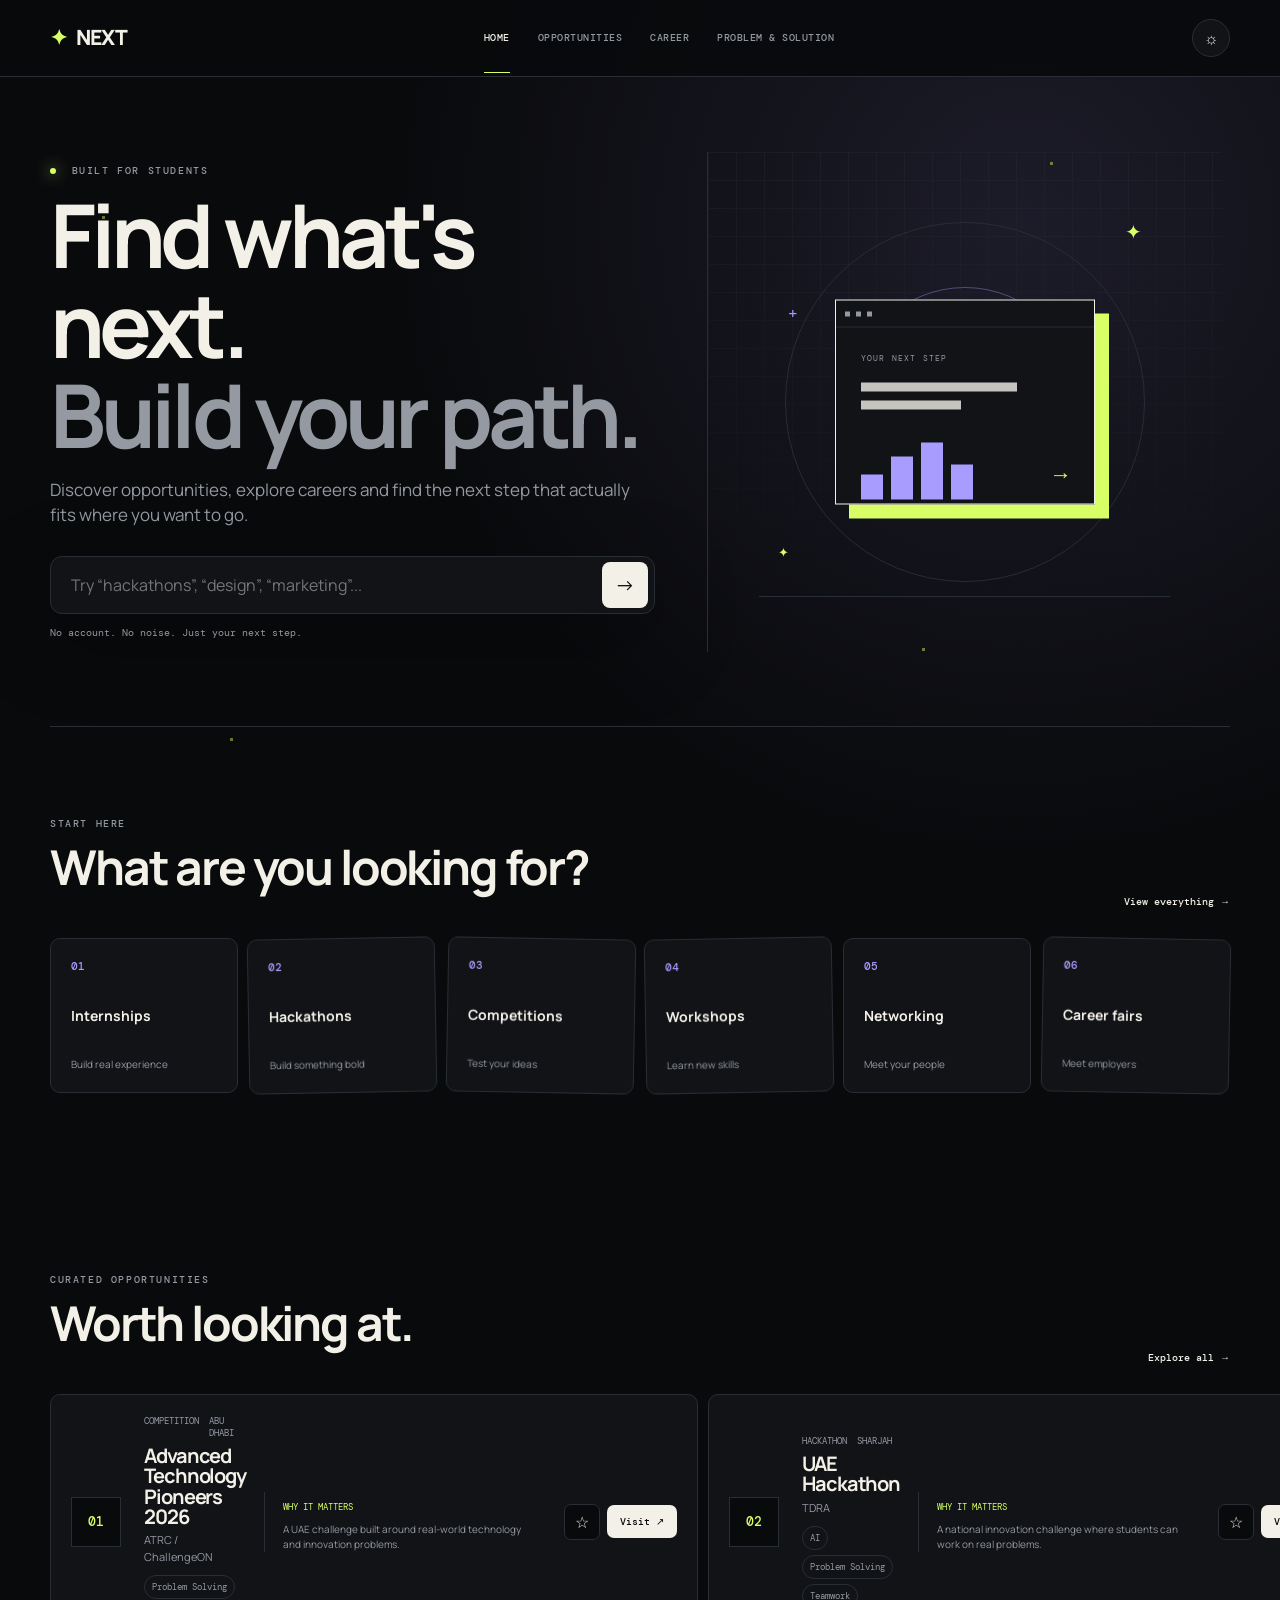
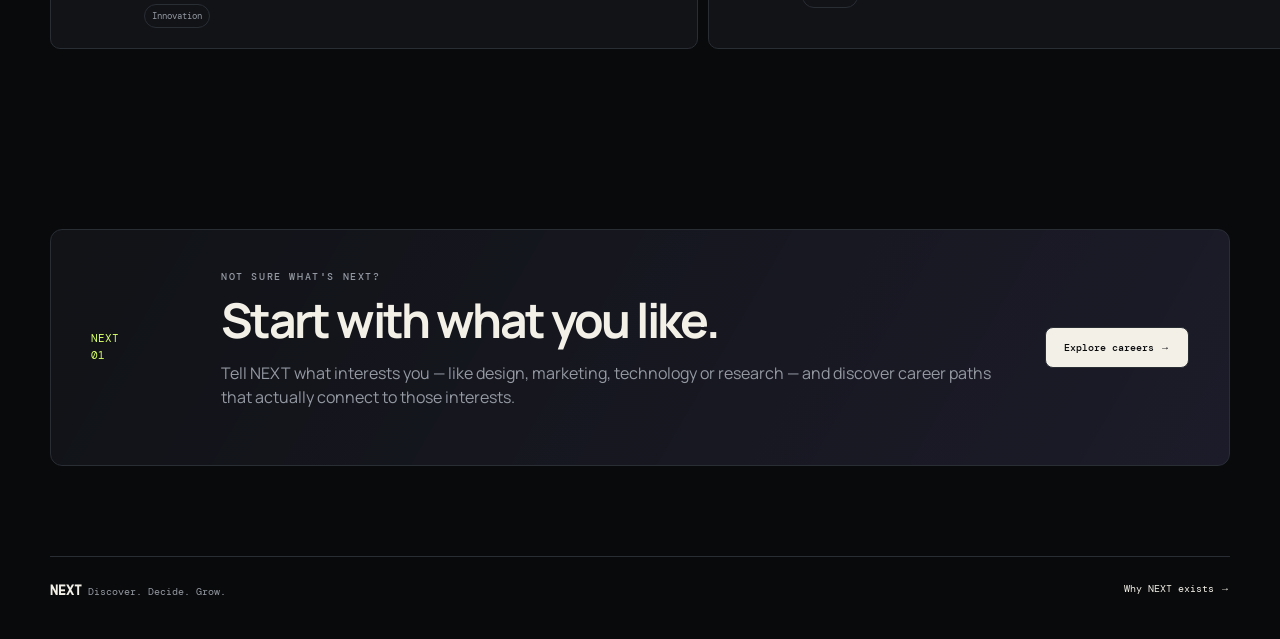
<file: index.html>
<!DOCTYPE html>
<html lang="en">
<head>
  <meta charset="UTF-8">
  <meta name="viewport" content="width=device-width, initial-scale=1.0">

  <title>NEXT — Find What's Next</title>

  <link rel="preconnect" href="https://fonts.googleapis.com">
  <link rel="preconnect" href="https://fonts.gstatic.com" crossorigin>

  <link href="https://fonts.googleapis.com/css2?family=DM+Mono:wght@400;500&family=Manrope:wght@400;500;600;700;800&display=swap" rel="stylesheet">

  <link rel="stylesheet" href="style.css">
</head>

<body data-page="home">

<header class="nav-wrap">
  <nav class="nav container">

    <a class="brand" href="index.html">
      <span class="brand-symbol">✦</span>
      NEXT
    </a>

    <div class="nav-links" id="navLinks">
      <a class="active" href="index.html">Home</a>
      <a href="opportunities.html">Opportunities</a>
      <a href="career.html">Career</a>
      <a href="problem.html">Problem &amp; Solution</a>
    </div>

    <div class="nav-actions">
      <button class="theme-btn" id="themeToggle" aria-label="Toggle theme">☼</button>
    </div>

    <button class="mobile-menu" id="mobileMenu" aria-label="Open menu">
      ☰
    </button>

  </nav>
</header>


<main>

  <!-- HERO -->

  <section class="hero container">

    <div class="hero-copy">

      <div class="eyebrow">
        <span class="status-dot"></span>
        BUILT FOR STUDENTS
      </div>

      <h1>
        Find what's next.
        <span>Build your path.</span>
      </h1>

      <p>
        Discover opportunities, explore careers and find the next step
        that actually fits where you want to go.
      </p>

      <form class="hero-search" id="homeSearch">

        <input
          id="homeSearchInput"
          type="search"
          placeholder="Try “hackathons”, “design”, “marketing”..."
          autocomplete="off"
        >

        <button type="submit">→</button>

      </form>

      <div class="hero-note">
        No account. No noise. Just your next step.
      </div>

    </div>


    <!-- NEW ABSTRACT PIXEL ART -->

    <div class="hero-visual">

      <div class="pixel-grid"></div>

      <div class="orbit orbit-one"></div>
      <div class="orbit orbit-two"></div>

      <div class="pixel-star star-one">✦</div>
      <div class="pixel-star star-two">✦</div>
      <div class="pixel-star star-three">+</div>

      <div class="pixel-window">

        <div class="window-top">
          <span></span>
          <span></span>
          <span></span>
        </div>

        <div class="window-content">

          <div class="mini-label">YOUR NEXT STEP</div>

          <div class="pixel-line long"></div>
          <div class="pixel-line medium"></div>

          <div class="pixel-bars">
            <i></i>
            <i></i>
            <i></i>
            <i></i>
          </div>

          <div class="pixel-arrow">→</div>

        </div>

      </div>

      <div class="pixel-floor"></div>

    </div>

  </section>


  <!-- QUICK DISCOVERY -->

  <section class="container section">

    <div class="section-head">

      <div>
        <div class="eyebrow">START HERE</div>
        <h2>What are you looking for?</h2>
      </div>

      <a class="text-link" href="opportunities.html">
        View everything →
      </a>

    </div>


    <div class="category-grid">

      <a class="category-card" href="opportunities.html?type=Internship">
        <span>01</span>
        <b>Internships</b>
        <small>Build real experience</small>
      </a>

      <a class="category-card" href="opportunities.html?type=Hackathon">
        <span>02</span>
        <b>Hackathons</b>
        <small>Build something bold</small>
      </a>

      <a class="category-card" href="opportunities.html?type=Competition">
        <span>03</span>
        <b>Competitions</b>
        <small>Test your ideas</small>
      </a>

      <a class="category-card" href="opportunities.html?type=Workshop">
        <span>04</span>
        <b>Workshops</b>
        <small>Learn new skills</small>
      </a>

      <a class="category-card" href="opportunities.html?type=Event">
        <span>05</span>
        <b>Networking</b>
        <small>Meet your people</small>
      </a>

      <a class="category-card" href="opportunities.html?type=Career Fair">
        <span>06</span>
        <b>Career fairs</b>
        <small>Meet employers</small>
      </a>

    </div>

  </section>


  <!-- OPPORTUNITIES -->

  <section class="container section">

    <div class="section-head">

      <div>
        <div class="eyebrow">CURATED OPPORTUNITIES</div>
        <h2>Worth looking at.</h2>
      </div>

      <a class="text-link" href="opportunities.html">
        Explore all →
      </a>

    </div>

    <div class="opportunity-grid" id="homeOpportunities"></div>

  </section>


  <!-- CAREER CTA -->

  <section class="container section">

    <div class="career-banner">

      <div class="banner-number">NEXT<br>01</div>

      <div>

        <div class="eyebrow">NOT SURE WHAT'S NEXT?</div>

        <h2>
          Start with what you like.
        </h2>

        <p>
          Tell NEXT what interests you — like design, marketing,
          technology or research — and discover career paths that
          actually connect to those interests.
        </p>

      </div>

      <a class="button button-dark" href="career.html">
        Explore careers →
      </a>

    </div>

  </section>

</main>


<footer class="footer container">

  <div>
    <b>NEXT</b>
    <span> Discover. Decide. Grow.</span>
  </div>

  <a href="problem.html">
    Why NEXT exists →
  </a>

</footer>


<script src="script.js"></script>

</body>
</html>
</file>
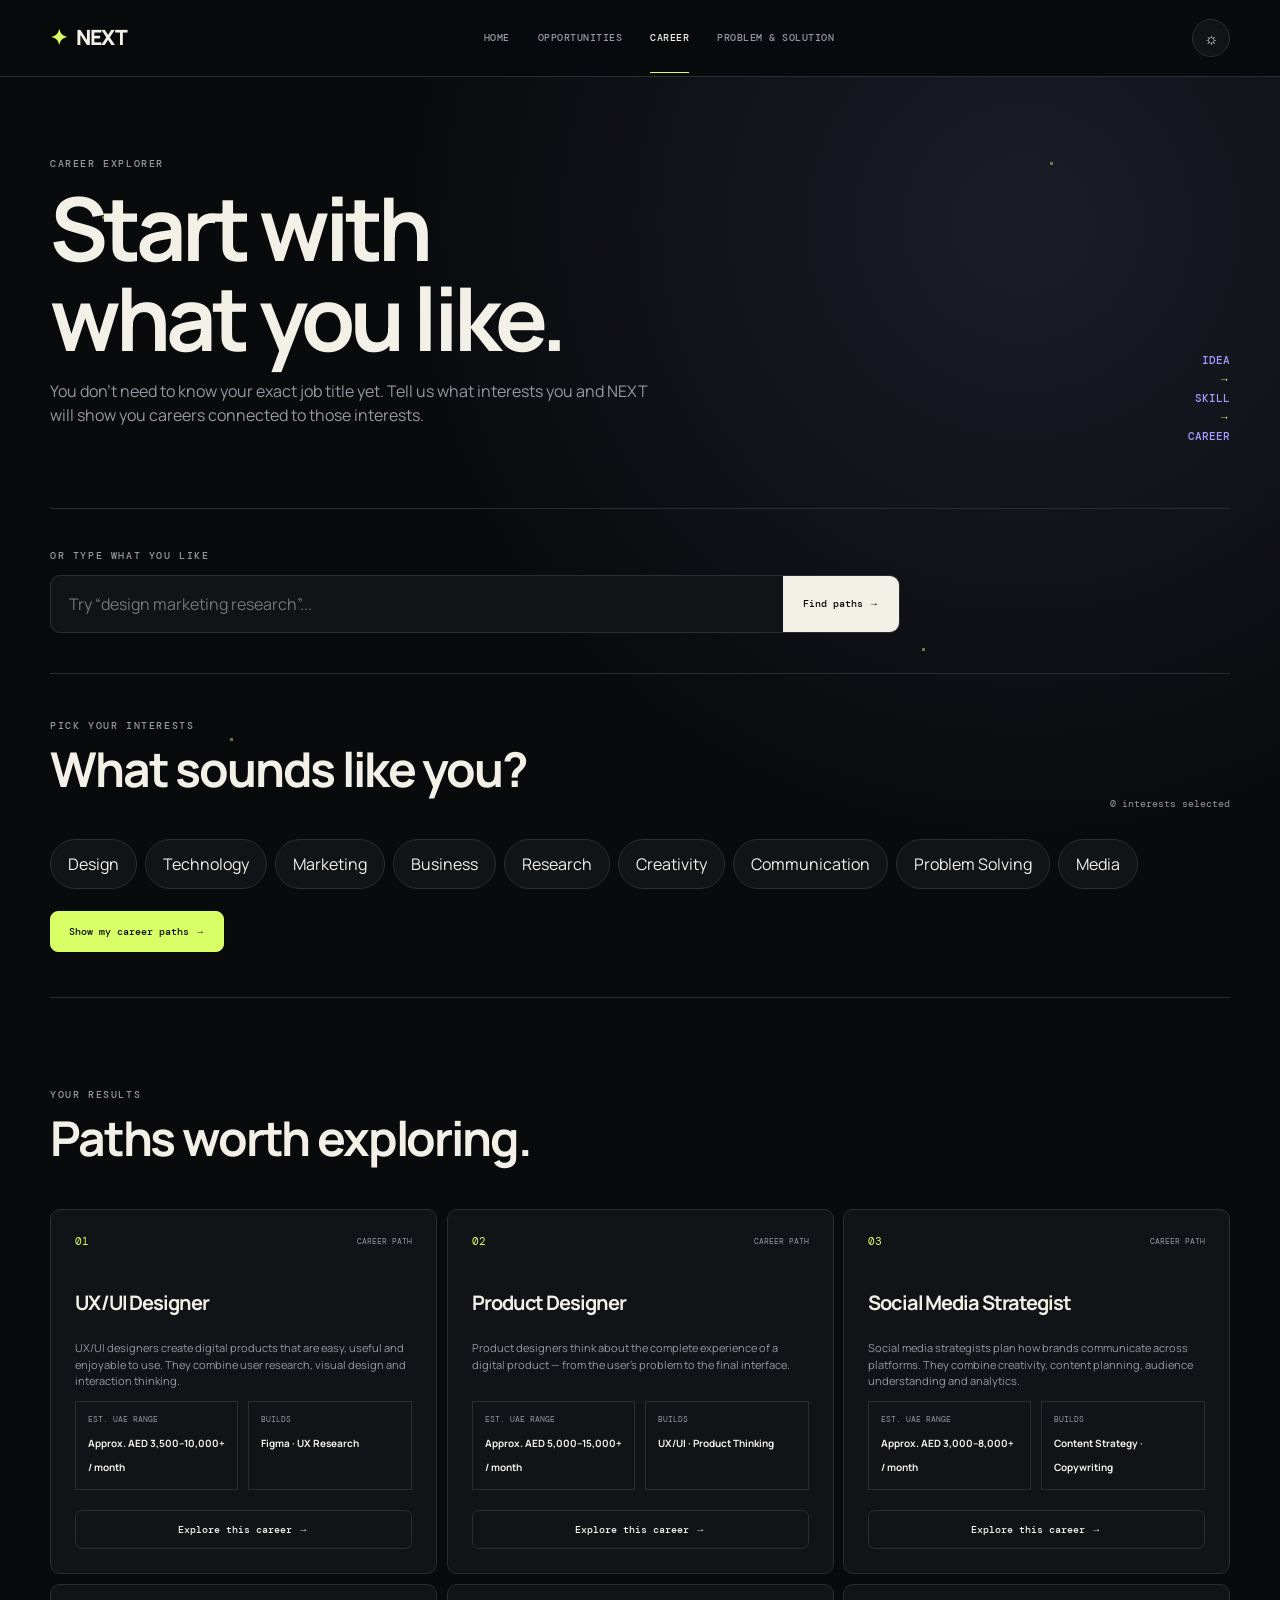
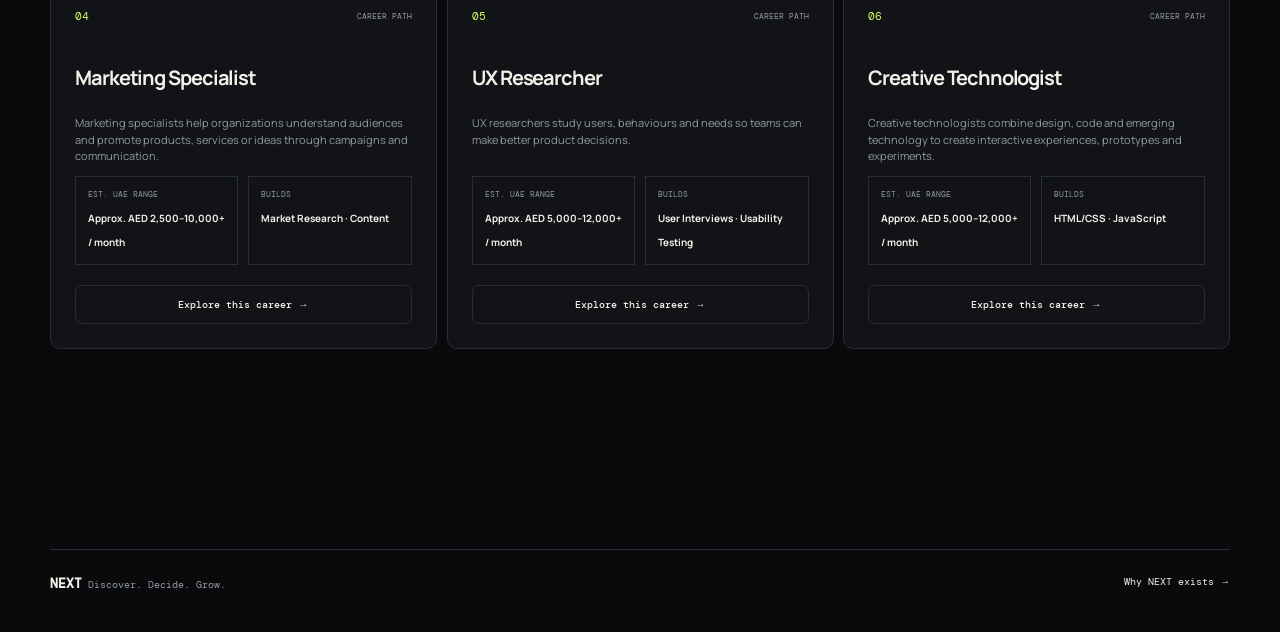
<file: career.html>
<!DOCTYPE html>
<html lang="en">
<head>

  <meta charset="UTF-8">
  <meta name="viewport" content="width=device-width, initial-scale=1.0">

  <title>Career Explorer — NEXT</title>

  <link rel="preconnect" href="https://fonts.googleapis.com">
  <link rel="preconnect" href="https://fonts.gstatic.com" crossorigin>

  <link href="https://fonts.googleapis.com/css2?family=DM+Mono:wght@400;500&family=Manrope:wght@400;500;600;700;800&display=swap" rel="stylesheet">

  <link rel="stylesheet" href="style.css">

</head>

<body data-page="career">

<header class="nav-wrap">

  <nav class="nav container">

    <a class="brand" href="index.html">
      <span class="brand-symbol">✦</span>
      NEXT
    </a>

    <div class="nav-links" id="navLinks">

      <a href="index.html">
        Home
      </a>

      <a href="opportunities.html">
        Opportunities
      </a>

      <a class="active" href="career.html">
        Career
      </a>

      <a href="problem.html">
        Problem &amp; Solution
      </a>

    </div>

    <div class="nav-actions">

      <button class="theme-btn" id="themeToggle">
        ☼
      </button>

    </div>

    <button class="mobile-menu" id="mobileMenu">
      ☰
    </button>

  </nav>

</header>


<main class="container page">

  <section class="career-intro">

    <div>

      <div class="eyebrow">
        CAREER EXPLORER
      </div>

      <h1>
        Start with<br>
        what you like.
      </h1>

      <p>
        You don't need to know your exact job title yet.
        Tell us what interests you and NEXT will show you
        careers connected to those interests.
      </p>

    </div>

    <div class="career-art">
      <span>IDEA</span>
      <i>→</i>
      <span>SKILL</span>
      <i>→</i>
      <span>CAREER</span>
    </div>

  </section>


  <!-- SEARCH CAREER -->

  <section class="career-search-box">

    <div class="eyebrow">
      OR TYPE WHAT YOU LIKE
    </div>

    <div class="career-input-wrap">

      <input
        id="careerSearch"
        type="text"
        placeholder="Try “design marketing research”..."
        autocomplete="off"
      >

      <button id="careerSearchButton">
        Find paths →
      </button>

    </div>

  </section>


  <!-- INTEREST CHIPS -->

  <section class="career-selector">

    <div class="section-head">

      <div>

        <div class="eyebrow">
          PICK YOUR INTERESTS
        </div>

        <h2>
          What sounds like you?
        </h2>

      </div>

      <span class="selection-count" id="selectionCount">
        0 selected
      </span>

    </div>


    <div class="interest-grid" id="interestGrid">

      <button data-interest="Design">
        Design
      </button>

      <button data-interest="Technology">
        Technology
      </button>

      <button data-interest="Marketing">
        Marketing
      </button>

      <button data-interest="Business">
        Business
      </button>

      <button data-interest="Research">
        Research
      </button>

      <button data-interest="Creativity">
        Creativity
      </button>

      <button data-interest="Communication">
        Communication
      </button>

      <button data-interest="Problem Solving">
        Problem Solving
      </button>

      <button data-interest="Media">
        Media
      </button>

    </div>


    <button class="button button-accent" id="showPaths">
      Show my career paths →
    </button>

  </section>


  <!-- RESULTS -->

  <section class="section career-results" id="careerResults">

    <div class="section-head">

      <div>

        <div class="eyebrow">
          YOUR RESULTS
        </div>

        <h2>
          Paths worth exploring.
        </h2>

      </div>

    </div>


    <div class="career-grid" id="careerGrid"></div>

  </section>

</main>


<!-- CAREER MODAL -->

<div class="modal" id="careerModal">

  <div class="modal-backdrop" id="modalBackdrop"></div>

  <div class="career-modal">

    <button class="modal-close" id="modalClose">
      ×
    </button>

    <div id="careerModalContent"></div>

  </div>

</div>


<footer class="footer container">

  <div>
    <b>NEXT</b>
    <span> Discover. Decide. Grow.</span>
  </div>

  <a href="problem.html">
    Why NEXT exists →
  </a>

</footer>


<script src="script.js"></script>

</body>
</html>
</file>
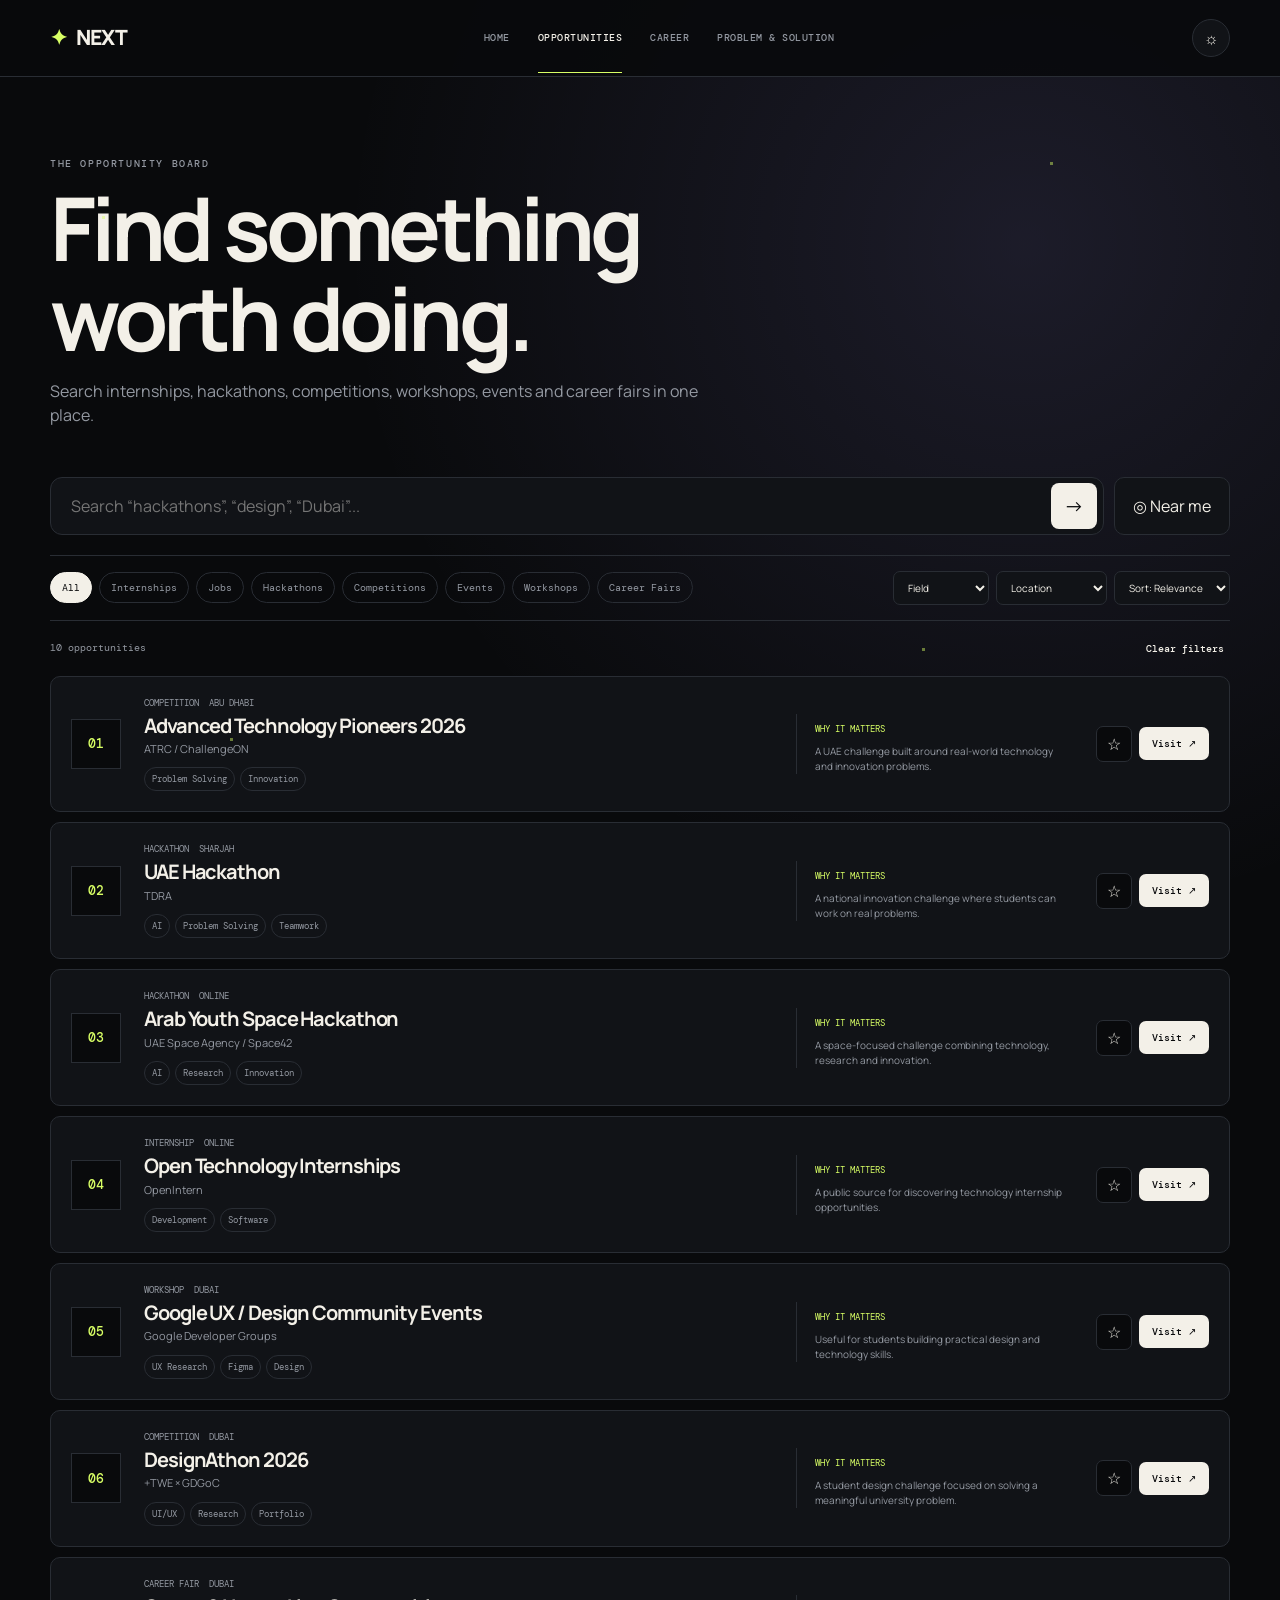
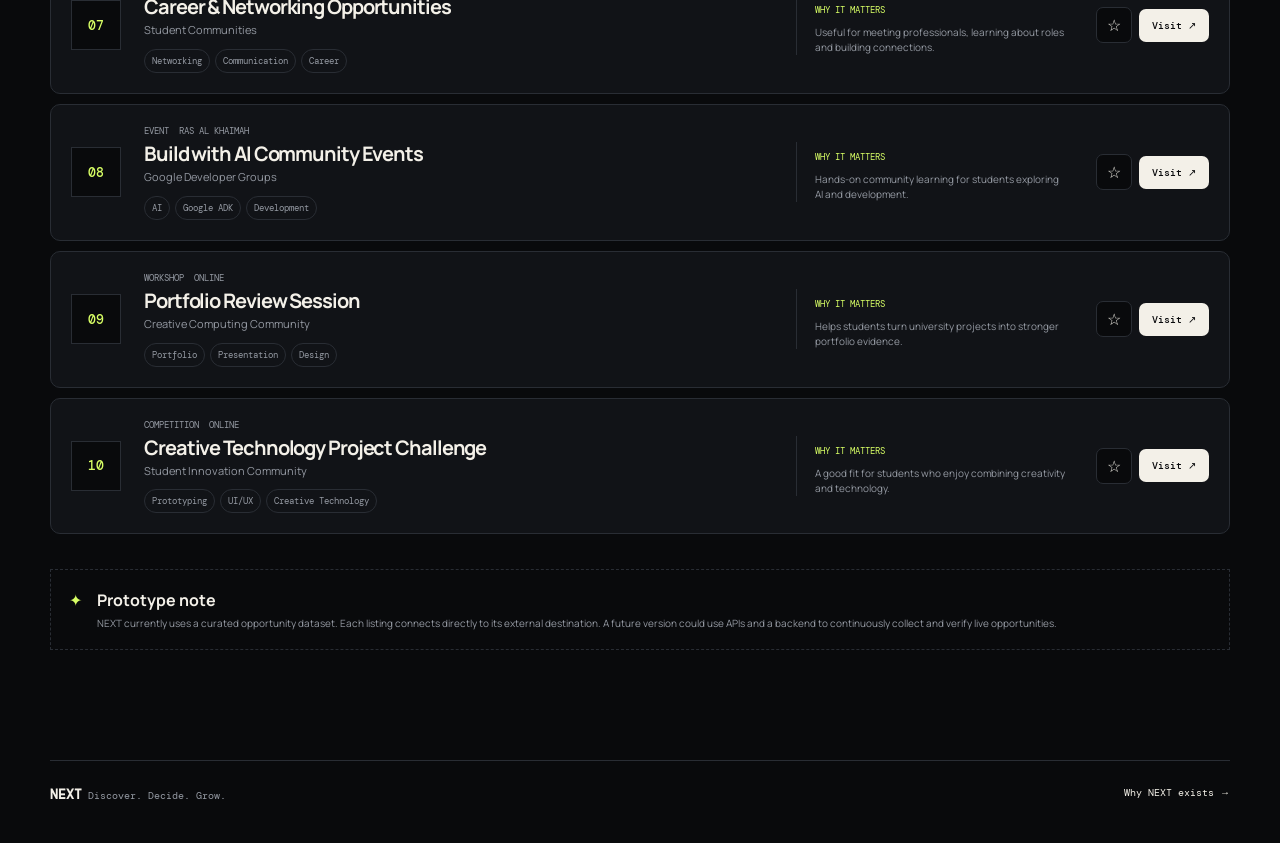
<file: opportunities.html>
<!DOCTYPE html>
<html lang="en">
<head>

  <meta charset="UTF-8">
  <meta name="viewport" content="width=device-width, initial-scale=1.0">

  <title>Opportunities — NEXT</title>

  <link rel="preconnect" href="https://fonts.googleapis.com">
  <link rel="preconnect" href="https://fonts.gstatic.com" crossorigin>

  <link href="https://fonts.googleapis.com/css2?family=DM+Mono:wght@400;500&family=Manrope:wght@400;500;600;700;800&display=swap" rel="stylesheet">

  <link rel="stylesheet" href="style.css">

</head>

<body data-page="opportunities">

<header class="nav-wrap">

  <nav class="nav container">

    <a class="brand" href="index.html">
      <span class="brand-symbol">✦</span>
      NEXT
    </a>

    <div class="nav-links" id="navLinks">

      <a href="index.html">Home</a>

      <a class="active" href="opportunities.html">
        Opportunities
      </a>

      <a href="career.html">
        Career
      </a>

      <a href="problem.html">
        Problem &amp; Solution
      </a>

    </div>

    <div class="nav-actions">

      <button class="theme-btn" id="themeToggle">
        ☼
      </button>

    </div>

    <button class="mobile-menu" id="mobileMenu">
      ☰
    </button>

  </nav>

</header>


<main class="container page">

  <section class="page-title">

    <div class="eyebrow">
      THE OPPORTUNITY BOARD
    </div>

    <h1>
      Find something<br>
      worth doing.
    </h1>

    <p>
      Search internships, hackathons, competitions,
      workshops, events and career fairs in one place.
    </p>

  </section>


  <!-- SEARCH -->

  <div class="search-row">

    <form class="big-search" id="oppSearch">

      <input
        id="oppSearchInput"
        type="search"
        placeholder="Search “hackathons”, “design”, “Dubai”..."
        autocomplete="off"
      >

      <button type="submit">
        →
      </button>

    </form>

    <button class="location-button" id="nearMe">
      ◎ Near me
    </button>

  </div>


  <!-- FILTERS -->

  <div class="filter-bar">

    <div class="chips" id="typeFilters">

      <button class="chip active" data-type="All">
        All
      </button>

      <button class="chip" data-type="Internship">
        Internships
      </button>

      <button class="chip" data-type="Job">
        Jobs
      </button>

      <button class="chip" data-type="Hackathon">
        Hackathons
      </button>

      <button class="chip" data-type="Competition">
        Competitions
      </button>

      <button class="chip" data-type="Event">
        Events
      </button>

      <button class="chip" data-type="Workshop">
        Workshops
      </button>

      <button class="chip" data-type="Career Fair">
        Career Fairs
      </button>

    </div>


    <div class="selects">

      <select id="fieldFilter">

        <option value="All">
          Field
        </option>

        <option value="Design">
          Design
        </option>

        <option value="Technology">
          Technology
        </option>

        <option value="Business">
          Business
        </option>

        <option value="Marketing">
          Marketing
        </option>

        <option value="Research">
          Research
        </option>

      </select>


      <select id="locationFilter">

        <option value="All">
          Location
        </option>

        <option value="Dubai">
          Dubai
        </option>

        <option value="Abu Dhabi">
          Abu Dhabi
        </option>

        <option value="Sharjah">
          Sharjah
        </option>

        <option value="Ras Al Khaimah">
          Ras Al Khaimah
        </option>

        <option value="Online">
          Online
        </option>

      </select>


      <select id="sortFilter">

        <option value="relevance">
          Sort: Relevance
        </option>

        <option value="soon">
          Soonest
        </option>

      </select>

    </div>

  </div>


  <div class="result-meta">

    <span id="resultCount">
      0 opportunities
    </span>

    <button class="text-link" id="clearFilters">
      Clear filters
    </button>

  </div>


  <div class="opportunity-list" id="opportunityList"></div>


  <div class="empty-state" id="emptyState" hidden>

    <div class="empty-symbol">?</div>

    <h2>
      Nothing here yet.
    </h2>

    <p>
      Try a broader search or remove a filter.
    </p>

  </div>


  <div class="live-note">

    <span>✦</span>

    <div>

      <b>
        Prototype note
      </b>

      <p>
        NEXT currently uses a curated opportunity dataset.
        Each listing connects directly to its external destination.
        A future version could use APIs and a backend to continuously
        collect and verify live opportunities.
      </p>

    </div>

  </div>

</main>


<footer class="footer container">

  <div>
    <b>NEXT</b>
    <span> Discover. Decide. Grow.</span>
  </div>

  <a href="problem.html">
    Why NEXT exists →
  </a>

</footer>


<script src="script.js"></script>

</body>
</html>
</file>
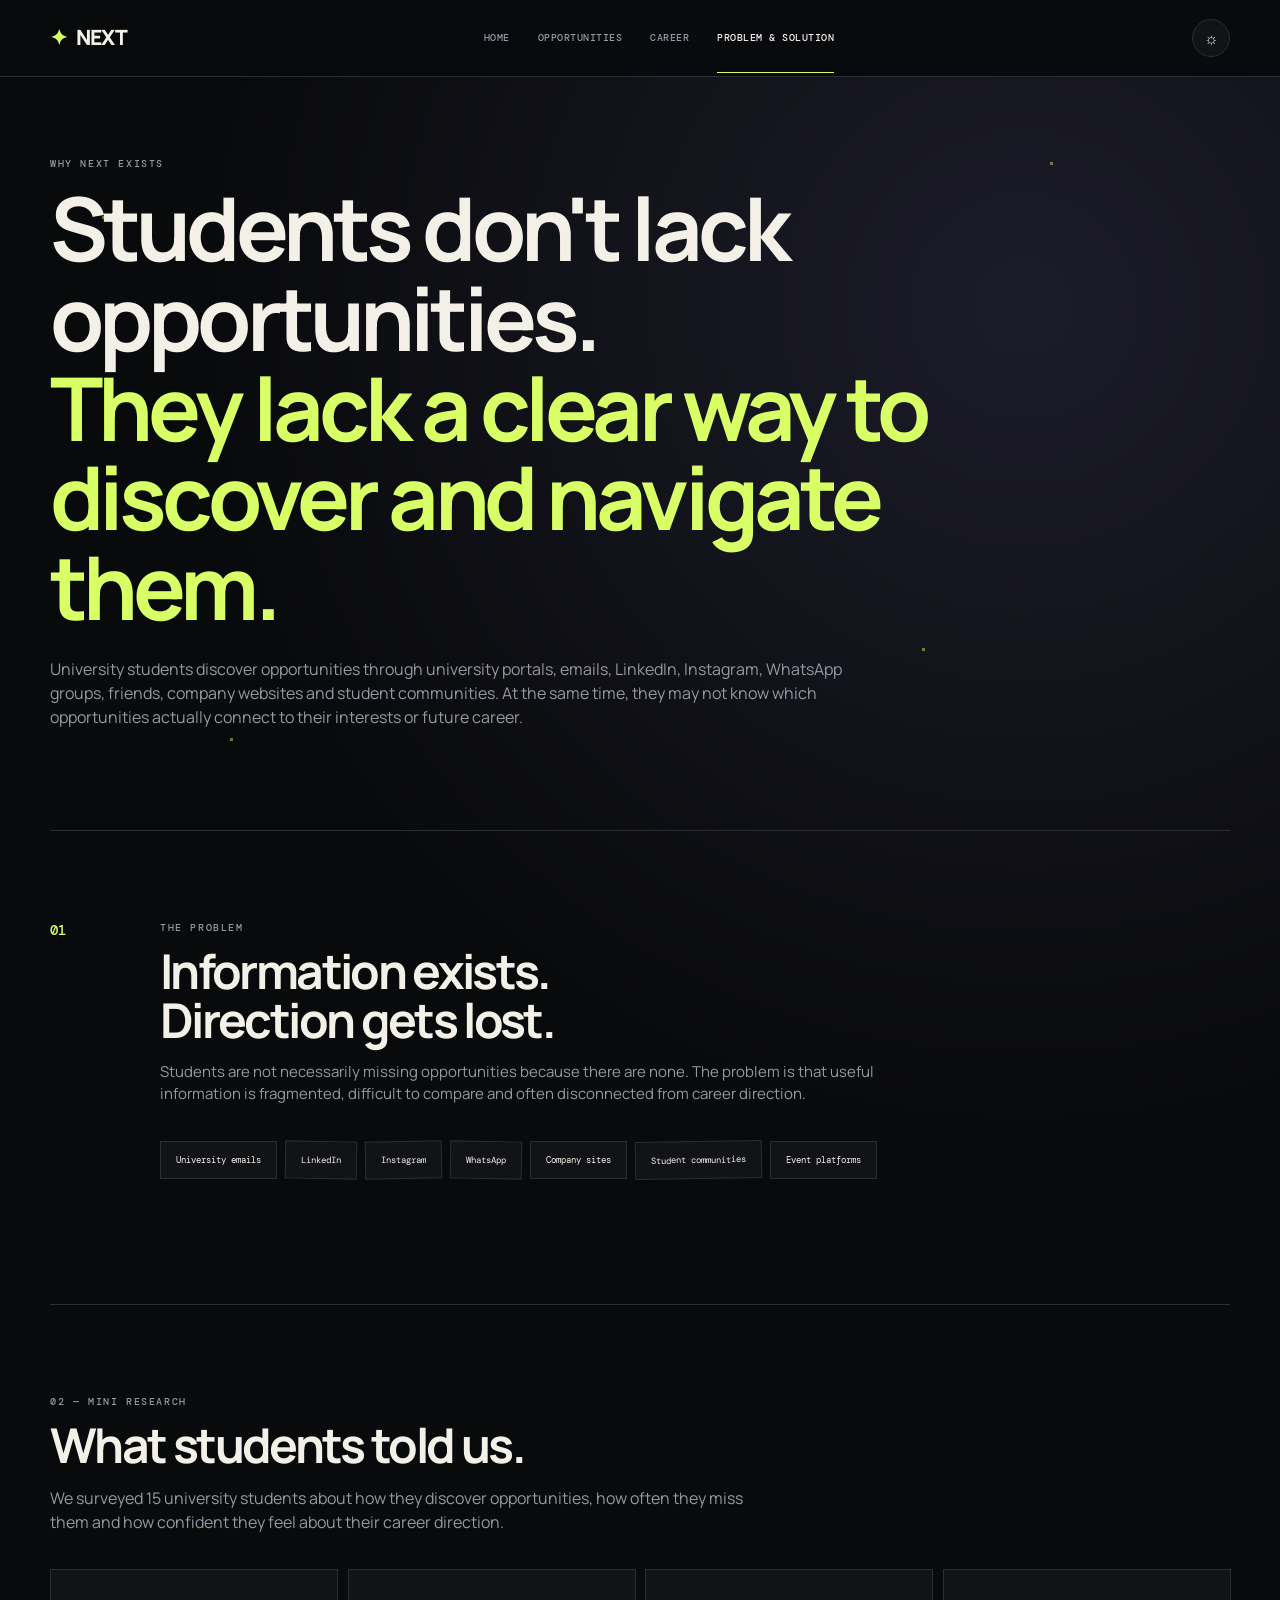
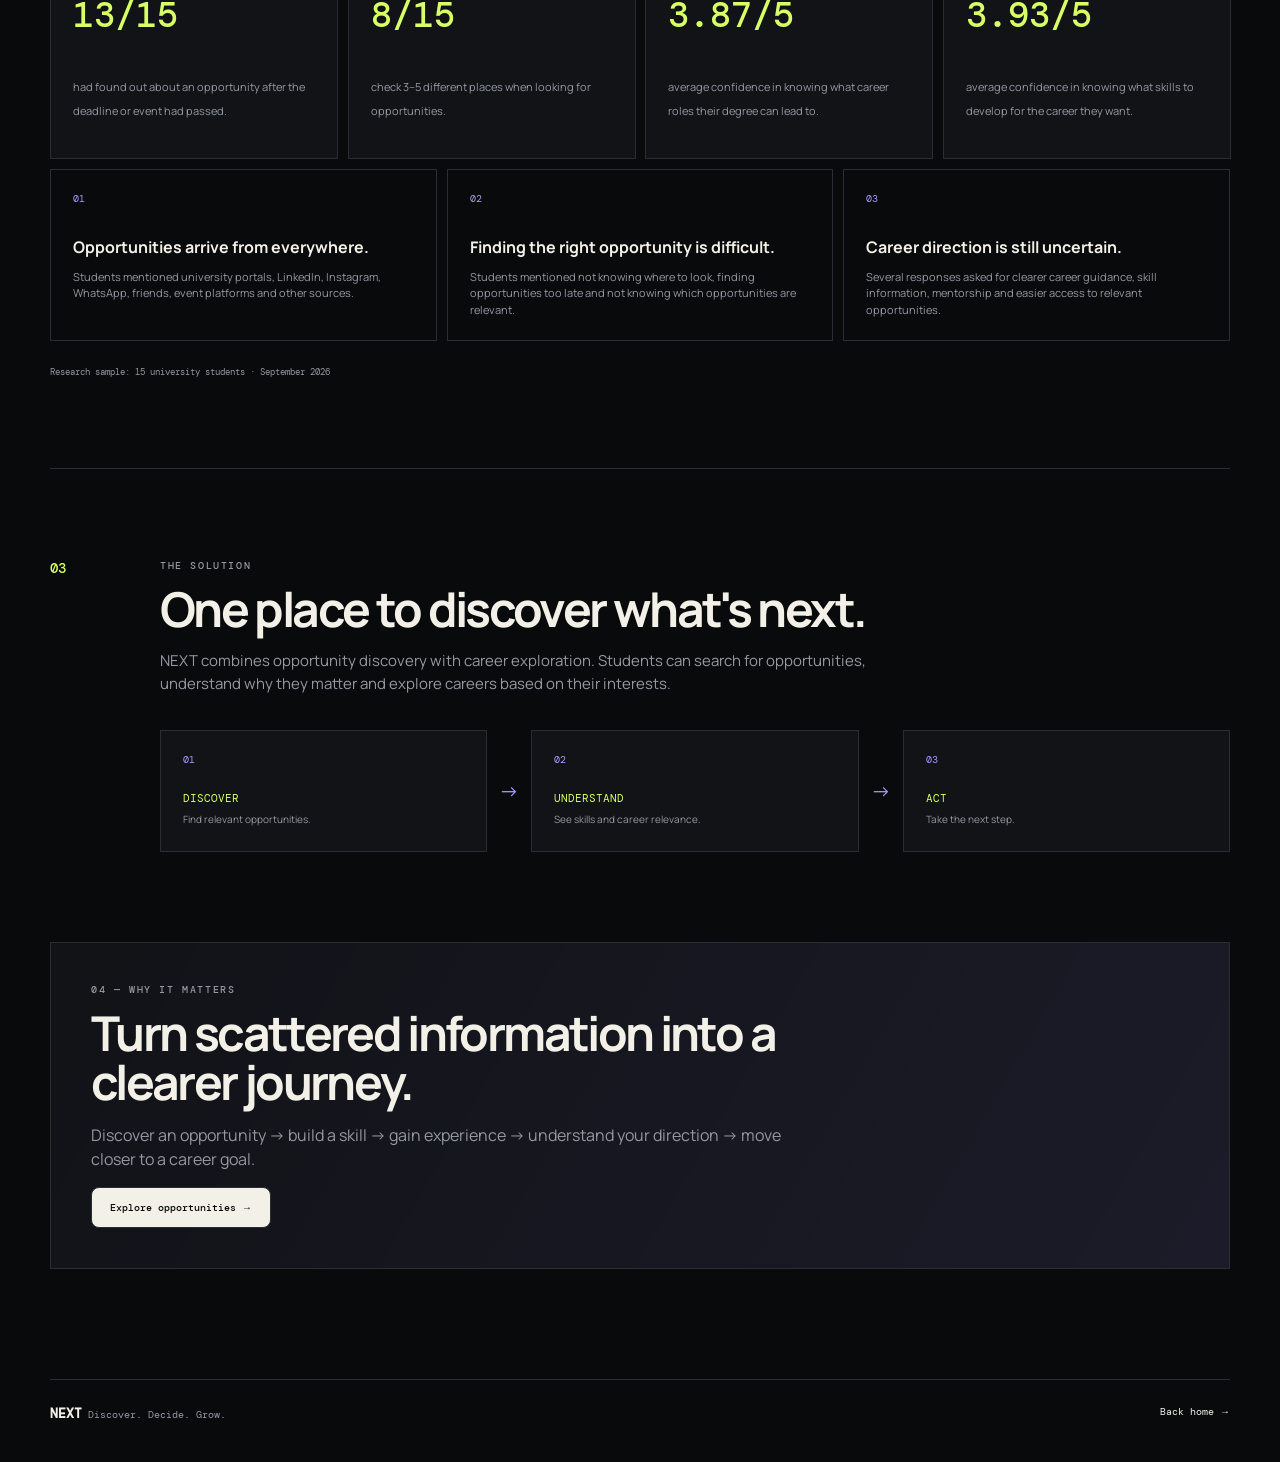
<file: problem.html>
<!DOCTYPE html>
<html lang="en">
<head>

  <meta charset="UTF-8">
  <meta name="viewport" content="width=device-width, initial-scale=1.0">

  <title>Problem & Solution — NEXT</title>

  <link rel="preconnect" href="https://fonts.googleapis.com">
  <link rel="preconnect" href="https://fonts.gstatic.com" crossorigin>

  <link href="https://fonts.googleapis.com/css2?family=DM+Mono:wght@400;500&family=Manrope:wght@400;500;600;700;800&display=swap" rel="stylesheet">

  <link rel="stylesheet" href="style.css">

</head>

<body data-page="problem">

<header class="nav-wrap">

  <nav class="nav container">

    <a class="brand" href="index.html">
      <span class="brand-symbol">✦</span>
      NEXT
    </a>

    <div class="nav-links" id="navLinks">

      <a href="index.html">
        Home
      </a>

      <a href="opportunities.html">
        Opportunities
      </a>

      <a href="career.html">
        Career
      </a>

      <a class="active" href="problem.html">
        Problem &amp; Solution
      </a>

    </div>

    <div class="nav-actions">

      <button class="theme-btn" id="themeToggle">
        ☼
      </button>

    </div>

    <button class="mobile-menu" id="mobileMenu">
      ☰
    </button>

  </nav>

</header>


<main class="container page problem-page">


  <!-- INTRO -->

  <section class="problem-intro">

    <div class="eyebrow">
      WHY NEXT EXISTS
    </div>

    <h1>
      Students don't lack opportunities.
      <span>
        They lack a clear way to discover and navigate them.
      </span>
    </h1>

    <p>
      University students discover opportunities through university
      portals, emails, LinkedIn, Instagram, WhatsApp groups,
      friends, company websites and student communities.
      At the same time, they may not know which opportunities
      actually connect to their interests or future career.
    </p>

  </section>


  <!-- PROBLEM -->

  <section class="problem-block">

    <div class="problem-number">
      01
    </div>

    <div>

      <div class="eyebrow">
        THE PROBLEM
      </div>

      <h2>
        Information exists.<br>
        Direction gets lost.
      </h2>

      <p>
        Students are not necessarily missing opportunities because
        there are none. The problem is that useful information is
        fragmented, difficult to compare and often disconnected
        from career direction.
      </p>


      <div class="scatter">

        <span>University emails</span>
        <span>LinkedIn</span>
        <span>Instagram</span>
        <span>WhatsApp</span>
        <span>Company sites</span>
        <span>Student communities</span>
        <span>Event platforms</span>

      </div>

    </div>

  </section>


  <!-- RESEARCH -->

  <section class="research-section">

    <div class="eyebrow">
      02 — MINI RESEARCH
    </div>

    <h2>
      What students told us.
    </h2>

    <p class="research-intro">
      We surveyed 15 university students about how they discover
      opportunities, how often they miss them and how confident
      they feel about their career direction.
    </p>


    <div class="research-stats">


      <div class="research-stat">

        <strong>
          13/15
        </strong>

        <span>
          had found out about an opportunity after the deadline
          or event had passed.
        </span>

      </div>


      <div class="research-stat">

        <strong>
          8/15
        </strong>

        <span>
          check 3–5 different places when looking for opportunities.
        </span>

      </div>


      <div class="research-stat">

        <strong>
          3.87/5
        </strong>

        <span>
          average confidence in knowing what career roles their
          degree can lead to.
        </span>

      </div>


      <div class="research-stat">

        <strong>
          3.93/5
        </strong>

        <span>
          average confidence in knowing what skills to develop
          for the career they want.
        </span>

      </div>

    </div>


    <div class="research-findings">

      <div>

        <span>01</span>

        <b>
          Opportunities arrive from everywhere.
        </b>

        <p>
          Students mentioned university portals, LinkedIn,
          Instagram, WhatsApp, friends, event platforms
          and other sources.
        </p>

      </div>


      <div>

        <span>02</span>

        <b>
          Finding the right opportunity is difficult.
        </b>

        <p>
          Students mentioned not knowing where to look,
          finding opportunities too late and not knowing
          which opportunities are relevant.
        </p>

      </div>


      <div>

        <span>03</span>

        <b>
          Career direction is still uncertain.
        </b>

        <p>
          Several responses asked for clearer career guidance,
          skill information, mentorship and easier access
          to relevant opportunities.
        </p>

      </div>

    </div>


    <div class="research-source">
      Research sample: 15 university students · September 2026
    </div>

  </section>


  <!-- SOLUTION -->

  <section class="problem-block solution-block">

    <div class="problem-number">
      03
    </div>

    <div>

      <div class="eyebrow">
        THE SOLUTION
      </div>

      <h2>
        One place to discover
        what's next.
      </h2>

      <p>
        NEXT combines opportunity discovery with career exploration.
        Students can search for opportunities, understand why they
        matter and explore careers based on their interests.
      </p>


      <div class="solution-flow">

        <div>
          <span>01</span>
          <b>DISCOVER</b>
          <small>
            Find relevant opportunities.
          </small>
        </div>

        <div class="flow-arrow">→</div>

        <div>
          <span>02</span>
          <b>UNDERSTAND</b>
          <small>
            See skills and career relevance.
          </small>
        </div>

        <div class="flow-arrow">→</div>

        <div>
          <span>03</span>
          <b>ACT</b>
          <small>
            Take the next step.
          </small>
        </div>

      </div>

    </div>

  </section>


  <!-- WHY -->

  <section class="why-section">

    <div class="eyebrow">
      04 — WHY IT MATTERS
    </div>

    <h2>
      Turn scattered information
      into a clearer journey.
    </h2>

    <p>
      Discover an opportunity → build a skill → gain experience
      → understand your direction → move closer to a career goal.
    </p>

    <a class="button button-dark" href="opportunities.html">
      Explore opportunities →
    </a>

  </section>


</main>


<footer class="footer container">

  <div>
    <b>NEXT</b>
    <span> Discover. Decide. Grow.</span>
  </div>

  <a href="index.html">
    Back home →
  </a>

</footer>


<script src="script.js"></script>

</body>
</html>
</file>
<file: style.css>
/* =========================================================
   NEXT — STYLE
   Luxury minimal × subtle pixel
   ========================================================= */

:root {

  --bg: #090a0c;
  --surface: #111317;
  --surface-2: #17191e;

  --text: #f3f0e8;
  --muted: #9499a2;

  --line: #292d34;

  --accent: #d8ff65;
  --accent-soft: rgba(216,255,101,.12);

  --purple: #a89cff;
  --purple-soft: rgba(168,156,255,.12);

  --shadow:
    0 25px 80px rgba(0,0,0,.35);

}


body.light {

  --bg: #f5f3ec;
  --surface: #fffdf7;
  --surface-2: #ebe9e1;

  --text: #111216;
  --muted: #666a72;

  --line: #d9d6ce;

  --accent: #9bbd32;
  --accent-soft: rgba(155,189,50,.12);

  --purple: #7564d8;
  --purple-soft: rgba(117,100,216,.10);

  --shadow:
    0 20px 60px rgba(20,20,20,.08);

}


/* =========================================================
   RESET
   ========================================================= */

* {
  box-sizing: border-box;
}

html {
  scroll-behavior: smooth;
}

body {

  margin: 0;

  background:
    radial-gradient(
      circle at 80% 10%,
      var(--purple-soft),
      transparent 28%
    ),
    var(--bg);

  color: var(--text);

  font-family:
    Manrope,
    Arial,
    sans-serif;

  line-height: 1.5;

  transition:
    background .25s ease,
    color .25s ease;

}

body.modal-open {
  overflow: hidden;
}

a {
  color: inherit;
  text-decoration: none;
}

button,
input,
select {
  font: inherit;
}

button {
  cursor: pointer;
}

.container {
  width:
    min(
      1180px,
      calc(100% - 40px)
    );

  margin: auto;
}


/* =========================================================
   NAVIGATION
   ========================================================= */

.nav-wrap {

  position: sticky;
  top: 0;

  z-index: 100;

  background:
    color-mix(
      in srgb,
      var(--bg) 88%,
      transparent
    );

  backdrop-filter:
    blur(18px);

  border-bottom:
    1px solid var(--line);

}

.nav {

  height: 76px;

  display: flex;

  align-items: center;

  justify-content: space-between;

  gap: 30px;

}

.brand {

  font-size: 21px;

  font-weight: 800;

  letter-spacing: -.06em;

}

.brand-symbol {

  color: var(--accent);

  font-family:
    "DM Mono",
    monospace;

  margin-right: 7px;

}

.nav-links {

  display: flex;

  align-items: center;

  gap: 28px;

  font:
    500 10px
    "DM Mono",
    monospace;

  text-transform: uppercase;

  letter-spacing: .05em;

}

.nav-links a {

  color: var(--muted);

  padding:
    28px 0;

  border-bottom:
    1px solid transparent;

  transition: .2s;

}

.nav-links a:hover,
.nav-links a.active {

  color: var(--text);

  border-color:
    var(--accent);

}

.nav-actions {

  display: flex;

  align-items: center;

}

.theme-btn {

  width: 38px;
  height: 38px;

  border:
    1px solid var(--line);

  background:
    var(--surface);

  color:
    var(--text);

  border-radius: 50%;

  transition: .2s;

}

.theme-btn:hover {

  border-color:
    var(--accent);

  transform:
    rotate(15deg);

}

.mobile-menu {

  display: none;

  width: 40px;
  height: 40px;

  border:
    1px solid var(--line);

  background:
    var(--surface);

  color:
    var(--text);

  border-radius: 8px;

}


/* =========================================================
   TYPOGRAPHY
   ========================================================= */

h1,
h2,
h3 {

  margin:
    0 0 16px;

  line-height: 1.02;

  letter-spacing: -.055em;

}

h1 {

  font-size:
    clamp(
      50px,
      7vw,
      88px
    );

}

h1 span {

  display: block;

  color:
    var(--muted);

}

h2 {

  font-size:
    clamp(
      30px,
      4vw,
      48px
    );

}

h3 {

  font-size: 20px;

}

p {

  color:
    var(--muted);

}

.eyebrow {

  margin-bottom: 13px;

  color:
    var(--muted);

  font:
    500 10px
    "DM Mono",
    monospace;

  letter-spacing:
    .16em;

  text-transform:
    uppercase;

}

.status-dot {

  display: inline-block;

  width: 6px;
  height: 6px;

  margin-right: 8px;

  background:
    var(--accent);

  border-radius: 50%;

  box-shadow:
    0 0 15px var(--accent);

}


/* =========================================================
   HERO
   ========================================================= */

.hero {

  min-height:
    650px;

  display:
    grid;

  grid-template-columns:
    1fr .85fr;

  align-items:
    center;

  gap: 60px;

  border-bottom:
    1px solid var(--line);

}

.hero-copy {

  padding:
    80px 0;

}

.hero-copy > p {

  max-width: 600px;

  font-size: 17px;

}

.hero-search,
.big-search {

  display:
    flex;

  align-items:
    center;

  gap: 5px;

  height: 58px;

  padding:
    5px 6px 5px 18px;

  background:
    var(--surface);

  border:
    1px solid var(--line);

  border-radius: 12px;

  box-shadow:
    var(--shadow);

}

.hero-search {

  max-width: 630px;

  margin-top: 28px;

}

.hero-search input,
.big-search input {

  flex: 1;

  min-width: 0;

  border: 0;

  outline: 0;

  background:
    transparent;

  color:
    var(--text);

}

.hero-search button,
.big-search button {

  width: 46px;
  height: 46px;

  border: 0;

  border-radius: 8px;

  background:
    var(--text);

  color:
    var(--bg);

  font-size: 20px;

}

.hero-note {

  margin-top: 12px;

  color:
    var(--muted);

  font:
    10px
    "DM Mono",
    monospace;

}


/* =========================================================
   HERO PIXEL VISUAL
   ========================================================= */

.hero-visual {

  position: relative;

  height: 500px;

  overflow: hidden;

  border-left:
    1px solid var(--line);

}

.pixel-grid {

  position: absolute;

  inset: 0;

  opacity: .35;

  background-image:
    linear-gradient(
      var(--line) 1px,
      transparent 1px
    ),
    linear-gradient(
      90deg,
      var(--line) 1px,
      transparent 1px
    );

  background-size:
    28px 28px;

  mask-image:
    linear-gradient(
      to bottom,
      black,
      transparent
    );

}

.orbit {

  position: absolute;

  left: 50%;
  top: 50%;

  transform:
    translate(-50%, -50%);

  border:
    1px solid var(--line);

  border-radius: 50%;

}

.orbit-one {

  width: 360px;
  height: 360px;

}

.orbit-two {

  width: 230px;
  height: 230px;

  border-color:
    var(--purple);

  opacity: .4;

}

.pixel-window {

  position: absolute;

  left: 50%;
  top: 50%;

  width: 260px;
  height: 205px;

  transform:
    translate(-50%, -50%);

  background:
    var(--surface);

  border:
    1px solid var(--text);

  box-shadow:
    14px 14px 0
    var(--accent);

}

.window-top {

  height: 27px;

  display: flex;

  align-items: center;

  gap: 6px;

  padding-left: 9px;

  border-bottom:
    1px solid var(--line);

}

.window-top span {

  width: 5px;
  height: 5px;

  background:
    var(--muted);

}

.window-content {

  padding: 25px;

}

.mini-label {

  margin-bottom: 20px;

  color:
    var(--muted);

  font:
    8px
    "DM Mono",
    monospace;

  letter-spacing:
    .15em;

}

.pixel-line {

  height: 9px;

  margin-bottom: 9px;

  background:
    var(--text);

  opacity: .8;

}

.pixel-line.long {
  width: 75%;
}

.pixel-line.medium {
  width: 48%;
}

.pixel-bars {

  display:
    flex;

  align-items:
    end;

  gap: 8px;

  height: 70px;

  margin-top: 20px;

}

.pixel-bars i {

  display: block;

  width: 22px;

  background:
    var(--purple);

}

.pixel-bars i:nth-child(1) {
  height: 25px;
}

.pixel-bars i:nth-child(2) {
  height: 43px;
}

.pixel-bars i:nth-child(3) {
  height: 57px;
}

.pixel-bars i:nth-child(4) {
  height: 35px;
}

.pixel-arrow {

  position: absolute;

  right: 22px;
  bottom: 15px;

  color:
    var(--accent);

  font:
    22px
    "DM Mono";

}

.pixel-star {

  position: absolute;

  color:
    var(--accent);

  font-family:
    "DM Mono";

}

.star-one {

  top: 65px;
  right: 80px;

  font-size: 20px;

}

.star-two {

  bottom: 90px;
  left: 70px;

  font-size: 13px;

}

.star-three {

  top: 150px;
  left: 80px;

  color:
    var(--purple);

}

.pixel-floor {

  position: absolute;

  bottom: 55px;
  left: 10%;

  width: 80%;

  border-bottom:
    1px solid var(--line);

}


/* =========================================================
   SECTIONS
   ========================================================= */

.section {

  padding:
    90px 0;

}

.section-head {

  display:
    flex;

  align-items:
    end;

  justify-content:
    space-between;

  gap: 20px;

  margin-bottom:
    30px;

}

.text-link {

  border: 0;

  background:
    transparent;

  color:
    var(--text);

  font:
    500 10px
    "DM Mono";

}

.text-link:hover {

  color:
    var(--accent);

}


/* =========================================================
   CATEGORIES
   ========================================================= */

.category-grid {

  display:
    grid;

  grid-template-columns:
    repeat(6, 1fr);

  gap: 10px;

}

.category-card {

  min-height:
    155px;

  display:
    flex;

  flex-direction:
    column;

  justify-content:
    space-between;

  padding:
    20px;

  background:
    var(--surface);

  border:
    1px solid var(--line);

  border-radius: 10px;

  transition:
    .2s;

}

.category-card:hover {

  transform:
    translateY(-5px);

  border-color:
    var(--accent);

  box-shadow:
    var(--shadow);

}

.category-card span {

  color:
    var(--purple);

  font:
    500 11px
    "DM Mono";

}

.category-card b {

  font-size:
    14px;

}

.category-card small {

  color:
    var(--muted);

  font-size:
    10px;

}


/* =========================================================
   OPPORTUNITIES
   ========================================================= */

.opportunity-grid {

  display:
    grid;

  grid-template-columns:
    repeat(3, 1fr);

  gap: 10px;

}

.opportunity-list {

  display:
    grid;

  gap: 10px;

}

.opp-card {

  display:
    grid;

  grid-template-columns:
    55px 1fr 270px 125px;

  gap: 18px;

  align-items:
    center;

  padding:
    20px;

  background:
    var(--surface);

  border:
    1px solid var(--line);

  border-radius: 10px;

  transition:
    .2s;

}

.opp-card:hover {

  border-color:
    var(--accent);

  transform:
    translateY(-2px);

}

.opp-number {

  width: 50px;
  height: 50px;

  display:
    grid;

  place-items:
    center;

  color:
    var(--accent);

  background:
    var(--bg);

  border:
    1px solid var(--line);

  font:
    500 13px
    "DM Mono";

}

.opp-topline {

  display:
    flex;

  gap: 10px;

  margin-bottom: 7px;

  color:
    var(--muted);

  font:
    9px
    "DM Mono";

  text-transform:
    uppercase;

}

.opp-main h3 {

  margin-bottom:
    5px;

}

.opp-org {

  margin:
    0;

  font-size:
    11px;

}

.tags {

  display:
    flex;

  flex-wrap:
    wrap;

  gap: 5px;

  margin-top:
    10px;

}

.tag {

  padding:
    5px 7px;

  color:
    var(--muted);

  border:
    1px solid var(--line);

  border-radius:
    99px;

  font:
    9px
    "DM Mono";

}

.why {

  border-left:
    1px solid var(--line);

  padding-left:
    18px;

}

.why span {

  color:
    var(--accent);

  font:
    9px
    "DM Mono";

}

.why p {

  margin:
    6px 0 0;

  font-size:
    10px;

}

.opp-actions {

  display:
    flex;

  align-items:
    center;

  justify-content:
    flex-end;

  gap: 7px;

}

.save-btn {

  width: 36px;
  height: 36px;

  border:
    1px solid var(--line);

  background:
    var(--bg);

  color:
    var(--text);

  border-radius: 7px;

}

.save-btn.saved {

  color:
    var(--accent);

  border-color:
    var(--accent);

}

.visit-btn {

  padding:
    10px 13px;

  background:
    var(--text);

  color:
    var(--bg);

  border-radius:
    7px;

  font:
    500 10px
    "DM Mono";

}

.visit-btn:hover {

  background:
    var(--accent);

}


/* =========================================================
   BANNERS / BUTTONS
   ========================================================= */

.career-banner {

  display:
    grid;

  grid-template-columns:
    100px 1fr auto;

  align-items:
    center;

  gap: 30px;

  padding:
    40px;

  background:
    linear-gradient(
      120deg,
      var(--surface),
      var(--purple-soft)
    );

  border:
    1px solid var(--line);

  border-radius:
    12px;

}

.banner-number {

  color:
    var(--accent);

  font:
    11px
    "DM Mono";

  line-height:
    1.6;

}

.button {

  display:
    inline-flex;

  align-items:
    center;

  justify-content:
    center;

  padding:
    13px 18px;

  border:
    1px solid var(--line);

  border-radius:
    8px;

  font:
    500 10px
    "DM Mono";

  transition:
    .2s;

}

.button-dark {

  background:
    var(--text);

  color:
    var(--bg);

}

.button-dark:hover {

  background:
    var(--accent);

}

.button-accent {

  background:
    var(--accent);

  color:
    #111;

  border-color:
    var(--accent);

}


/* =========================================================
   FOOTER
   ========================================================= */

.footer {

  display:
    flex;

  justify-content:
    space-between;

  padding:
    25px 0 40px;

  border-top:
    1px solid var(--line);

  color:
    var(--muted);

  font:
    10px
    "DM Mono";

}

.footer b {

  color:
    var(--text);

  font-size:
    13px;

}

.footer a {

  color:
    var(--text);

}


/* =========================================================
   GENERAL PAGES
   ========================================================= */

.page {

  padding:
    80px 0 110px;

}

.page-title {

  margin-bottom:
    50px;

}

.page-title h1 {

  max-width:
    850px;

}

.page-title p {

  max-width:
    650px;

  font-size:
    16px;

}

.search-row {

  display:
    flex;

  gap: 10px;

  margin-bottom:
    20px;

}

.big-search {

  flex: 1;

  box-shadow:
    none;

}

.location-button {

  padding:
    0 18px;

  border:
    1px solid var(--line);

  background:
    var(--surface);

  color:
    var(--text);

  border-radius:
    10px;

}

.location-button:hover {

  border-color:
    var(--accent);

}

.filter-bar {

  display:
    flex;

  align-items:
    center;

  justify-content:
    space-between;

  gap: 15px;

  padding:
    15px 0;

  border-top:
    1px solid var(--line);

  border-bottom:
    1px solid var(--line);

}

.chips {

  display:
    flex;

  flex-wrap:
    wrap;

  gap: 7px;

}

.chip {

  padding:
    8px 11px;

  border:
    1px solid var(--line);

  border-radius:
    99px;

  background:
    transparent;

  color:
    var(--muted);

  font:
    10px
    "DM Mono";

}

.chip.active,
.chip:hover {

  background:
    var(--text);

  color:
    var(--bg);

  border-color:
    var(--text);

}

.selects {

  display:
    flex;

  gap: 7px;

}

.selects select {

  padding:
    8px 10px;

  border:
    1px solid var(--line);

  border-radius:
    7px;

  background:
    var(--surface);

  color:
    var(--text);

  font-size:
    10px;

}

.result-meta {

  display:
    flex;

  justify-content:
    space-between;

  padding:
    20px 0;

  color:
    var(--muted);

  font:
    10px
    "DM Mono";

}

.empty-state {

  padding:
    70px;

  text-align:
    center;

  border:
    1px dashed var(--line);

}

.empty-symbol {

  color:
    var(--accent);

  font:
    50px
    "DM Mono";

}

.live-note {

  display:
    flex;

  gap: 15px;

  margin-top:
    35px;

  padding:
    18px;

  border:
    1px dashed var(--line);

}

.live-note > span {

  color:
    var(--accent);

}

.live-note p {

  margin:
    4px 0 0;

  font-size:
    10px;

}


/* =========================================================
   CAREER PAGE
   ========================================================= */

.career-intro {

  display:
    grid;

  grid-template-columns:
    1fr 300px;

  align-items:
    end;

  gap: 50px;

  padding-bottom:
    65px;

  border-bottom:
    1px solid var(--line);

}

.career-intro h1 {

  max-width:
    800px;

}

.career-intro p {

  max-width:
    600px;

  font-size:
    16px;

}

.career-art {

  display:
    flex;

  flex-direction:
    column;

  align-items:
    flex-end;

  gap: 5px;

  color:
    var(--purple);

  font:
    500 11px
    "DM Mono";

}

.career-art i {

  color:
    var(--accent);

  font-style:
    normal;

}

.career-search-box {

  padding:
    40px 0;

}

.career-input-wrap {

  display:
    flex;

  max-width:
    850px;

  height:
    58px;

  border:
    1px solid var(--line);

  background:
    var(--surface);

  border-radius:
    10px;

  overflow:
    hidden;

}

.career-input-wrap input {

  flex:
    1;

  min-width:
    0;

  padding:
    0 18px;

  border:
    0;

  outline:
    0;

  background:
    transparent;

  color:
    var(--text);

}

.career-input-wrap button {

  padding:
    0 20px;

  border:
    0;

  background:
    var(--text);

  color:
    var(--bg);

  font:
    500 10px
    "DM Mono";

}

.career-selector {

  padding:
    45px 0;

  border-top:
    1px solid var(--line);

  border-bottom:
    1px solid var(--line);

}

.selection-count {

  color:
    var(--muted);

  font:
    10px
    "DM Mono";

}

.interest-grid {

  display:
    flex;

  flex-wrap:
    wrap;

  gap: 8px;

  margin-bottom:
    22px;

}

.interest-grid button {

  padding:
    12px 17px;

  border:
    1px solid var(--line);

  border-radius:
    99px;

  background:
    var(--surface);

  color:
    var(--text);

  transition:
    .2s;

}

.interest-grid button:hover {

  border-color:
    var(--accent);

}

.interest-grid button.active {

  background:
    var(--accent);

  color:
    #111;

  border-color:
    var(--accent);

}

.career-grid {

  display:
    grid;

  grid-template-columns:
    repeat(3, 1fr);

  gap: 10px;

}

.career-card {

  display:
    flex;

  flex-direction:
    column;

  min-height:
    340px;

  padding:
    24px;

  background:
    var(--surface);

  border:
    1px solid var(--line);

  border-radius:
    10px;

  transition:
    .2s;

}

.career-card:hover {

  border-color:
    var(--accent);

  transform:
    translateY(-3px);

}

.career-card-top {

  display:
    flex;

  align-items:
    center;

  justify-content:
    space-between;

  margin-bottom:
    45px;

}

.career-index {

  color:
    var(--accent);

  font:
    11px
    "DM Mono";

}

.career-match {

  color:
    var(--muted);

  font:
    8px
    "DM Mono";

}

.career-card p {

  font-size:
    11px;

}

.career-preview {

  display:
    grid;

  grid-template-columns:
    1fr 1fr;

  gap: 10px;

  margin:
    auto 0 20px;

}

.career-preview div {

  padding:
    12px;

  border:
    1px solid var(--line);

}

.career-preview span {

  display:
    block;

  margin-bottom:
    5px;

  color:
    var(--muted);

  font:
    8px
    "DM Mono";

}

.career-preview b {

  font-size:
    10px;

}

.career-view {

  padding:
    12px;

  border:
    1px solid var(--line);

  background:
    transparent;

  color:
    var(--text);

  border-radius:
    7px;

  font:
    500 10px
    "DM Mono";

}

.career-view:hover {

  background:
    var(--text);

  color:
    var(--bg);

}

.career-empty {

  grid-column:
    1 / -1;

  padding:
    50px;

  border:
    1px dashed var(--line);

}


/* =========================================================
   CAREER MODAL
   ========================================================= */

.modal {

  position:
    fixed;

  inset:
    0;

  z-index:
    500;

  display:
    none;

  align-items:
    center;

  justify-content:
    center;

  padding:
    20px;

}

.modal.open {

  display:
    flex;

}

.modal-backdrop {

  position:
    absolute;

  inset:
    0;

  background:
    rgba(0,0,0,.75);

  backdrop-filter:
    blur(10px);

}

.career-modal {

  position:
    relative;

  z-index:
    2;

  width:
    min(
      850px,
      100%
    );

  max-height:
    90vh;

  overflow:
    auto;

  padding:
    40px;

  background:
    var(--surface);

  border:
    1px solid var(--line);

  box-shadow:
    var(--shadow);

}

.modal-close {

  position:
    absolute;

  right:
    20px;

  top:
    20px;

  width:
    34px;
  height:
    34px;

  border:
    1px solid var(--line);

  background:
    var(--bg);

  color:
    var(--text);

  border-radius:
    50%;

  font-size:
    20px;

}

.modal-eyebrow {

  margin-bottom:
    10px;

  color:
    var(--accent);

  font:
    10px
    "DM Mono";

}

.career-modal h2 {

  max-width:
    650px;

}

.modal-about {

  font-size:
    15px;

  max-width:
    700px;

}

.career-detail-grid {

  display:
    grid;

  grid-template-columns:
    1fr 1fr;

  gap:
    10px;

  margin-top:
    30px;

}

.detail-box {

  padding:
    20px;

  border:
    1px solid var(--line);

  background:
    var(--bg);

}

.detail-box > span,
.day-box > span {

  display:
    block;

  margin-bottom:
    10px;

  color:
    var(--muted);

  font:
    9px
    "DM Mono";

}

.detail-box p {

  margin:
    0;

  font-size:
    11px;

}

.salary-box strong {

  display:
    block;

  margin-bottom:
    8px;

  color:
    var(--accent);

  font-size:
    20px;

}

.salary-box small {

  color:
    var(--muted);

  font-size:
    9px;

}

.modal-tags {

  display:
    flex;

  flex-wrap:
    wrap;

  gap:
    6px;

}

.modal-tags span {

  padding:
    6px 8px;

  border:
    1px solid var(--line);

  border-radius:
    99px;

  color:
    var(--muted);

  font:
    9px
    "DM Mono";

}

.day-box {

  margin-top:
    10px;

  padding:
    20px;

  border:
    1px solid var(--line);

}

.day-box p {

  margin:
    0;

  font-size:
    11px;

}

.modal-footer {

  margin-top:
    25px;

}


/* =========================================================
   PROBLEM & SOLUTION
   ========================================================= */

.problem-intro {

  padding-bottom:
    85px;

  border-bottom:
    1px solid var(--line);

}

.problem-intro h1 {

  max-width:
    1050px;

}

.problem-intro h1 span {

  color:
    var(--accent);

}

.problem-intro p {

  max-width:
    800px;

  margin-top:
    25px;

  font-size:
    16px;

}

.problem-block {

  display:
    grid;

  grid-template-columns:
    80px 1fr;

  gap:
    30px;

  padding:
    90px 0;

  border-bottom:
    1px solid var(--line);

}

.problem-number {

  color:
    var(--accent);

  font:
    500 14px
    "DM Mono";

}

.problem-block h2 {

  max-width:
    750px;

}

.problem-block > div:last-child > p {

  max-width:
    750px;

  font-size:
    15px;

}

.scatter {

  display:
    flex;

  flex-wrap:
    wrap;

  gap:
    8px;

  margin:
    35px 0;

}

.scatter span {

  padding:
    12px 15px;

  background:
    var(--surface);

  border:
    1px solid var(--line);

  font:
    9px
    "DM Mono";

}

.scatter span:nth-child(2n) {

  transform:
    rotate(1deg);

}

.scatter span:nth-child(3n) {

  transform:
    rotate(-1deg);

}


/* =========================================================
   RESEARCH
   ========================================================= */

.research-section {

  padding:
    90px 0;

  border-bottom:
    1px solid var(--line);

}

.research-intro {

  max-width:
    700px;

}

.research-stats {

  display:
    grid;

  grid-template-columns:
    repeat(4, 1fr);

  gap:
    10px;

  margin-top:
    35px;

}

.research-stat {

  min-height:
    190px;

  padding:
    22px;

  background:
    var(--surface);

  border:
    1px solid var(--line);

}

.research-stat strong {

  display:
    block;

  margin-bottom:
    35px;

  color:
    var(--accent);

  font:
    500 35px
    "DM Mono";

}

.research-stat span {

  color:
    var(--muted);

  font-size:
    11px;

}

.research-findings {

  display:
    grid;

  grid-template-columns:
    repeat(3, 1fr);

  gap:
    10px;

  margin-top:
    10px;

}

.research-findings > div {

  padding:
    22px;

  border:
    1px solid var(--line);

}

.research-findings span {

  display:
    block;

  margin-bottom:
    30px;

  color:
    var(--purple);

  font:
    10px
    "DM Mono";

}

.research-findings b {

  display:
    block;

  margin-bottom:
    10px;

}

.research-findings p {

  margin:
    0;

  font-size:
    11px;

}

.research-source {

  margin-top:
    25px;

  color:
    var(--muted);

  font:
    9px
    "DM Mono";

}


/* =========================================================
   SOLUTION
   ========================================================= */

.solution-block {

  border-bottom:
    0;

}

.solution-flow {

  display:
    grid;

  grid-template-columns:
    1fr auto 1fr auto 1fr;

  align-items:
    center;

  gap:
    12px;

  margin-top:
    35px;

}

.solution-flow > div:not(.flow-arrow) {

  padding:
    22px;

  background:
    var(--surface);

  border:
    1px solid var(--line);

}

.solution-flow span {

  display:
    block;

  margin-bottom:
    25px;

  color:
    var(--purple);

  font:
    10px
    "DM Mono";

}

.solution-flow b {

  display:
    block;

  color:
    var(--accent);

  font:
    11px
    "DM Mono";

}

.solution-flow small {

  color:
    var(--muted);

  font-size:
    10px;

}

.flow-arrow {

  color:
    var(--purple);

  font-size:
    20px;

}

.why-section {

  padding:
    40px;

  background:
    linear-gradient(
      120deg,
      var(--surface),
      var(--purple-soft)
    );

  border:
    1px solid var(--line);

}

.why-section h2 {

  max-width:
    700px;

}

.why-section p {

  max-width:
    700px;

}


/* =========================================================
   RESPONSIVE
   ========================================================= */

@media (max-width: 1000px) {

  .nav-links {

    gap: 15px;

  }

  .category-grid {

    grid-template-columns:
      repeat(3, 1fr);

  }

  .hero {

    grid-template-columns:
      1fr;

    padding:
      40px 0;

  }

  .hero-visual {

    border-left:
      0;

    border-top:
      1px solid var(--line);

  }

  .opportunity-grid {

    grid-template-columns:
      1fr;

  }

  .opp-card {

    grid-template-columns:
      55px 1fr 120px;

  }

  .why {

    grid-column:
      2;

    border-left:
      0;

    border-top:
      1px solid var(--line);

    padding:
      12px 0 0;

  }

  .opp-actions {

    grid-column:
      3;

    grid-row:
      1 / span 2;

  }

  .career-grid {

    grid-template-columns:
      repeat(2, 1fr);

  }

  .research-stats {

    grid-template-columns:
      repeat(2, 1fr);

  }

}


@media (max-width: 800px) {

  .nav-links {

    display: none;

    position: absolute;

    top: 76px;

    left: 0;
    right: 0;

    padding:
      20px;

    flex-direction:
      column;

    align-items:
      stretch;

    gap:
      0;

    background:
      var(--bg);

    border-bottom:
      1px solid var(--line);

  }

  .nav-links.mobile-open {

    display:
      flex;

  }

  .nav-links a {

    padding:
      15px 5px;

    border-bottom:
      1px solid var(--line);

  }

  .mobile-menu {

    display:
      block;

  }

  .nav-actions {

    margin-left:
      auto;

  }

  .career-intro {

    grid-template-columns:
      1fr;

  }

  .career-art {

    align-items:
      flex-start;

  }

  .career-detail-grid {

    grid-template-columns:
      1fr;

  }

  .solution-flow {

    grid-template-columns:
      1fr;

  }

  .flow-arrow {

    display:
      none;

  }

  .research-findings {

    grid-template-columns:
      1fr;

  }

}


@media (max-width: 600px) {

  .container {

    width:
      calc(100% - 24px);

  }

  .nav {

    height:
      64px;

  }

  .nav-links {

    top:
      64px;

  }

  h1 {

    font-size:
      47px;

  }

  h2 {

    font-size:
      32px;

  }

  .hero {

    min-height:
      auto;

  }

  .hero-copy {

    padding:
      60px 0;

  }

  .hero-copy > p {

    font-size:
      14px;

  }

  .hero-visual {

    height:
      360px;

  }

  .pixel-window {

    width:
      230px;

    height:
      180px;

  }

  .category-grid {

    grid-template-columns:
      repeat(2, 1fr);

  }

  .category-card {

    min-height:
      130px;

    padding:
      15px;

  }

  .section {

    padding:
      60px 0;

  }

  .section-head {

    align-items:
      flex-start;

    flex-direction:
      column;

  }

  .search-row {

    flex-direction:
      column;

  }

  .location-button {

    height:
      48px;

  }

  .filter-bar {

    flex-direction:
      column;

    align-items:
      stretch;

  }

  .selects {

    overflow:
      auto;

  }

  .selects select {

    min-width:
      110px;

  }

  .opp-card {

    grid-template-columns:
      42px 1fr;

    gap:
      12px;

  }

  .opp-number {

    width:
      42px;
    height:
      42px;

  }

  .why {

    grid-column:
      2;

  }

  .opp-actions {

    grid-column:
      2;

    grid-row:
      auto;

    justify-content:
      flex-start;

  }

  .career-banner {

    grid-template-columns:
      1fr;

    padding:
      25px;

  }

  .career-grid {

    grid-template-columns:
      1fr;

  }

  .career-input-wrap {

    height:
      auto;

    flex-direction:
      column;

  }

  .career-input-wrap input {

    height:
      55px;

  }

  .career-input-wrap button {

    height:
      50px;

  }

  .problem-block {

    grid-template-columns:
      40px 1fr;

    gap:
      15px;

    padding:
      60px 0;

  }

  .research-stats {

    grid-template-columns:
      1fr;

  }

  .research-stat {

    min-height:
      auto;

  }

  .why-section {

    padding:
      25px;

  }

  .career-modal {

    padding:
      25px;

  }

  .footer {

    font-size:
      9px;

  }

  .footer span {

    display:
      none;

  }

}

/* =========================================================
   FIX FOR HOME PAGE HORIZONTAL SCROLLING
   ========================================================= */
html, body {
  overflow-x: hidden;
  max-width: 100vw;
}

/* Ensure the hero and grid elements don't push past screen boundaries */
.hero, 
.hero-visual, 
.category-grid, 
.opportunity-grid, 
.career-banner {
  max-width: 100%;
  box-sizing: border-box;
}

/* Prevent long words or grids from breaking container bounds on mobile */
@media (max-width: 1000px) {
  .hero {
    grid-template-columns: 1fr;
    width: 100%;
  }
}
/* =========================================================
   NEXT MOTION SYSTEM — DESIGNATHON EDITION
   Scroll reveals, cinematic loader, parallax + micro motion
   ========================================================= */

:root{
  --motion-ease:cubic-bezier(.22,1,.36,1);
  --motion-fast:360ms;
  --motion-med:720ms;
}

/* ---------- Cinematic loader ---------- */
.next-loader{
  position:fixed;
  inset:0;
  z-index:99999;
  display:grid;
  place-items:center;
  background:#090a0c;
  color:#f3f0e8;
  overflow:hidden;
  isolation:isolate;
  transition:opacity .75s var(--motion-ease), visibility .75s;
}
.next-loader::before{
  content:"";
  position:absolute;
  inset:-20%;
  background:
    radial-gradient(circle at 50% 42%,rgba(216,255,101,.10),transparent 22%),
    linear-gradient(rgba(255,255,255,.028) 1px,transparent 1px),
    linear-gradient(90deg,rgba(255,255,255,.028) 1px,transparent 1px);
  background-size:auto,28px 28px,28px 28px;
  mask-image:linear-gradient(to bottom,black,transparent 85%);
  animation:loaderGrid 5s linear infinite;
}
.next-loader.is-done{opacity:0;visibility:hidden;pointer-events:none}
.next-loader-inner{position:relative;width:min(620px,86vw);text-align:center}
.next-loader-mark{
  position:relative;
  width:128px;
  height:128px;
  margin:0 auto 28px;
  display:grid;
  place-items:center;
}
.next-loader-mark::before,
.next-loader-mark::after{
  content:"";
  position:absolute;
  inset:12px;
  border:1px solid rgba(216,255,101,.45);
  transform:rotate(45deg);
  animation:loaderSpin 8s linear infinite;
}
.next-loader-mark::after{inset:27px;border-color:rgba(168,156,255,.35);animation-direction:reverse;animation-duration:6s}
.next-loader-symbol{font:800 38px/1 Manrope,sans-serif;letter-spacing:-.08em;position:relative;z-index:2}
.next-loader-kicker{font:500 10px/1 "DM Mono",monospace;letter-spacing:.22em;color:#a6acb5;margin-bottom:14px}
.next-loader-title{font:800 clamp(38px,8vw,74px)/.9 Manrope,sans-serif;letter-spacing:-.07em;margin:0}
.next-loader-title span{color:#d8ff65}
.next-loader-sub{font:500 11px/1.5 "DM Mono",monospace;letter-spacing:.12em;color:#8f949c;margin:20px 0 24px}
.next-loader-progress{height:2px;background:#24272d;overflow:hidden;position:relative}
.next-loader-progress i{display:block;height:100%;width:0;background:#d8ff65;box-shadow:0 0 20px rgba(216,255,101,.7);transition:width .12s linear}
.next-loader-meta{display:flex;justify-content:space-between;margin-top:10px;font:500 9px/1 "DM Mono",monospace;color:#686d76;text-transform:uppercase;letter-spacing:.12em}
.next-loader-percent{color:#d8ff65}
.loader-pixel{position:absolute;width:7px;height:7px;background:#d8ff65;opacity:.75}
.loader-pixel.p1{left:13%;top:25%;animation:floatPixel 3.2s ease-in-out infinite}
.loader-pixel.p2{right:16%;top:35%;animation:floatPixel 4s .4s ease-in-out infinite}
.loader-pixel.p3{left:23%;bottom:23%;animation:floatPixel 3.6s .9s ease-in-out infinite}
.loader-pixel.p4{right:28%;bottom:20%;background:#a89cff;animation:floatPixel 4.4s .2s ease-in-out infinite}

/* ---------- Page entrance ---------- */
body{animation:pageIn .8s var(--motion-ease) both}
@keyframes pageIn{from{opacity:0}to{opacity:1}}
@keyframes loaderGrid{to{transform:translate3d(28px,28px,0)}}
@keyframes loaderSpin{to{transform:rotate(405deg)}}
@keyframes floatPixel{0%,100%{transform:translate3d(0,0,0);opacity:.35}50%{transform:translate3d(0,-18px,0);opacity:1}}

/* ---------- Scroll reveal engine ---------- */
.motion-reveal{
  opacity:0;
  transform:translate3d(0,55px,0) scale(.965);
  transition:opacity .9s var(--motion-ease),transform 1s var(--motion-ease);
  transition-delay:var(--motion-delay,0ms);
  will-change:opacity,transform;
}
.motion-reveal.is-visible{opacity:1;transform:translate3d(0,0,0) scale(1)}
.motion-left{transform:translate3d(-70px,20px,0) scale(.97)}
.motion-right{transform:translate3d(70px,20px,0) scale(.97)}
.motion-pop{transform:translate3d(0,35px,0) scale(.55);filter:blur(5px)}
.motion-pop.is-visible{transform:translate3d(0,0,0) scale(1);filter:blur(0)}
.motion-line{position:relative;overflow:hidden}
.motion-line::after{content:"";position:absolute;inset:0;background:var(--accent,#d8ff65);transform:translateX(-101%);transition:transform 1s var(--motion-ease);z-index:5}
.motion-line.is-visible::after{transform:translateX(101%)}

/* ---------- Hero cinematic movement ---------- */
.hero-copy h1{opacity:0;transform:translateY(28px);animation:heroText 1.1s .75s var(--motion-ease) forwards}
.hero-copy>p{opacity:0;transform:translateY(20px);animation:heroText .9s 1s var(--motion-ease) forwards}
.hero-search{opacity:0;transform:translateY(18px) scale(.98);animation:heroText .9s 1.15s var(--motion-ease) forwards}
.hero-note{opacity:0;animation:heroFade .8s 1.4s ease forwards}
.hero-visual{transform:translate3d(var(--hero-x,0px),var(--hero-y,0px),0) scale(var(--hero-scale,1));transition:transform .12s linear;will-change:transform}
@keyframes heroText{to{opacity:1;transform:translateY(0) scale(1)}}
@keyframes heroFade{to{opacity:1}}

/* Existing pixel art becomes alive */
.pixel-star{animation:starFloat 4s ease-in-out infinite}
.star-two{animation-delay:.7s}.star-three{animation-delay:1.3s}
.orbit-one{animation:orbitDrift 10s linear infinite}.orbit-two{animation:orbitDrift 14s linear infinite reverse}
.pixel-window{animation:windowFloat 5s ease-in-out infinite}
.pixel-floor{animation:floorPulse 4s ease-in-out infinite}
@keyframes starFloat{0%,100%{transform:translate3d(0,0,0) rotate(0)}50%{transform:translate3d(4px,-10px,0) rotate(12deg)}}
@keyframes orbitDrift{0%,100%{transform:rotate(0deg) scale(1)}50%{transform:rotate(180deg) scale(1.04)}}
@keyframes windowFloat{0%,100%{transform:translateY(0)}50%{transform:translateY(-9px)}}
@keyframes floorPulse{0%,100%{opacity:.4;transform:scaleX(1)}50%{opacity:.7;transform:scaleX(1.04)}}

/* ---------- Cards: scroll emphasis, not hover-only ---------- */
.category-card,.opportunity-card,.career-card,.research-card,.why-card,.detail-box,.problem-card{
  will-change:transform,opacity;
}
.category-card.motion-pop.is-visible:nth-child(2n){transform:translateY(0) rotate(-1deg) scale(1)}
.category-card.motion-pop.is-visible:nth-child(3n){transform:translateY(0) rotate(1deg) scale(1)}

/* ---------- Scroll-reactive section headings ---------- */
.section-head.motion-reveal h2{transition:letter-spacing 1s var(--motion-ease)}
.section-head.motion-reveal.is-visible h2{letter-spacing:-.045em}

/* ---------- Animated stat numbers ---------- */
.motion-number{font-variant-numeric:tabular-nums;display:inline-block;min-width:2ch}

/* ---------- Scroll progress ---------- */
.next-scroll-progress{position:fixed;top:0;left:0;width:100%;height:2px;z-index:100000;pointer-events:none;background:transparent}
.next-scroll-progress i{display:block;width:0;height:100%;background:#d8ff65;box-shadow:0 0 14px rgba(216,255,101,.7)}

/* ---------- Tiny ambient pixels across the page ---------- */
.next-ambient{position:fixed;inset:0;pointer-events:none;z-index:2;overflow:hidden;opacity:.45}
.next-ambient i{position:absolute;width:3px;height:3px;background:#d8ff65;animation:ambient 7s ease-in-out infinite}
.next-ambient i:nth-child(1){left:8%;top:24%;animation-delay:-1s}.next-ambient i:nth-child(2){left:82%;top:18%;animation-delay:-3s}.next-ambient i:nth-child(3){left:72%;top:72%;animation-delay:-5s}.next-ambient i:nth-child(4){left:18%;top:82%;animation-delay:-2s}
@keyframes ambient{0%,100%{transform:translate(0,0);opacity:.15}50%{transform:translate(12px,-22px);opacity:.8}}

/* ---------- Page transition on internal navigation ---------- */
body.is-leaving{opacity:0;transform:translateY(8px);transition:opacity .35s ease,transform .35s ease}

@media (prefers-reduced-motion:reduce){
  *,*::before,*::after{scroll-behavior:auto!important;animation-duration:.01ms!important;animation-iteration-count:1!important;transition-duration:.01ms!important}
  .motion-reveal{opacity:1!important;transform:none!important;filter:none!important}
  .next-loader{display:none!important}
}

/* =========================================================
   ADDITIONAL MOBILE RESPONSIVENESS PASS
   Tightens up tablet / phone breakpoints across every page
   ========================================================= */

/* Stop iOS Safari auto-zooming into inputs/selects on focus */
input,
select,
textarea {
  font-size: 16px;
}

/* Tablet / small laptop */
@media (max-width: 900px) {

  .career-banner {
    grid-template-columns: 1fr;
    gap: 18px;
    padding: 30px;
  }

  .banner-number {
    order: -1;
  }

  .page {
    padding: 60px 0 80px;
  }

  .section {
    padding: 70px 0;
  }

  .research-findings {
    grid-template-columns: repeat(2, 1fr);
  }
}

/* Phones (landscape and large) */
@media (max-width: 700px) {

  .nav {
    height: 66px;
    gap: 14px;
  }

  .brand {
    font-size: 18px;
  }

  .page {
    padding: 45px 0 60px;
  }

  .page-title {
    margin-bottom: 32px;
  }

  .career-search-box {
    padding: 25px 0;
  }

  .career-selector {
    padding: 30px 0;
  }

  .research-section,
  .problem-block {
    padding: 55px 0;
  }

  .why-section {
    padding: 25px;
  }

  .career-input-wrap {
    flex-direction: column;
    height: auto;
  }

  .career-input-wrap input {
    width: 100%;
    height: 52px;
    padding: 0 14px;
  }

  .career-input-wrap button {
    width: 100%;
    height: 46px;
    justify-content: center;
    display: flex;
    align-items: center;
  }
}

/* Small phones */
@media (max-width: 480px) {

  .container {
    width: calc(100% - 20px);
  }

  h1 {
    font-size: 36px;
  }

  h2 {
    font-size: 24px;
  }

  .brand {
    font-size: 16px;
  }

  .theme-btn,
  .mobile-menu {
    width: 36px;
    height: 36px;
  }

  .hero-visual {
    height: 240px;
  }

  .orbit-one {
    width: 200px;
    height: 200px;
  }

  .orbit-two {
    width: 130px;
    height: 130px;
  }

  .pixel-window {
    width: 175px;
    height: 140px;
  }

  .pixel-window .mini-label,
  .pixel-line,
  .pixel-bars {
    transform: scale(.9);
  }

  .category-grid {
    grid-template-columns: 1fr 1fr;
    gap: 8px;
  }

  .category-card {
    min-height: 110px;
    padding: 14px;
  }

  .opp-card {
    padding: 14px;
    gap: 10px;
    border-radius: 8px;
  }

  .opp-number {
    width: 34px;
    height: 34px;
    font-size: 11px;
  }

  .opp-actions {
    flex-wrap: wrap;
  }

  .career-grid,
  .career-detail-grid,
  .career-preview,
  .research-stats,
  .research-findings {
    grid-template-columns: 1fr;
  }

  .interest-grid button {
    padding: 9px 13px;
    font-size: 11px;
  }

  .filter-bar {
    gap: 12px;
  }

  .chip {
    padding: 7px 10px;
    font-size: 9px;
  }

  .selects select {
    min-width: 100px;
    font-size: 11px;
  }

  .modal {
    padding: 10px;
  }

  .career-modal {
    padding: 18px;
  }

  .career-modal h2 {
    font-size: 22px;
  }

  .modal-close {
    right: 12px;
    top: 12px;
    width: 30px;
    height: 30px;
  }

  .why-section {
    padding: 18px;
  }

  .footer {
    flex-direction: column;
    align-items: flex-start;
    gap: 8px;
  }

  .footer span {
    display: inline;
  }

  .solution-flow {
    grid-template-columns: 1fr;
  }

  .flow-arrow {
    display: none;
  }
}

/* Touch-friendly tap targets across tablet and phone */
@media (max-width: 800px) {

  .nav-links a {
    padding: 16px 5px;
  }

  .chip {
    min-height: 32px;
  }

  .save-btn,
  .visit-btn {
    min-height: 36px;
  }
}
</file>
